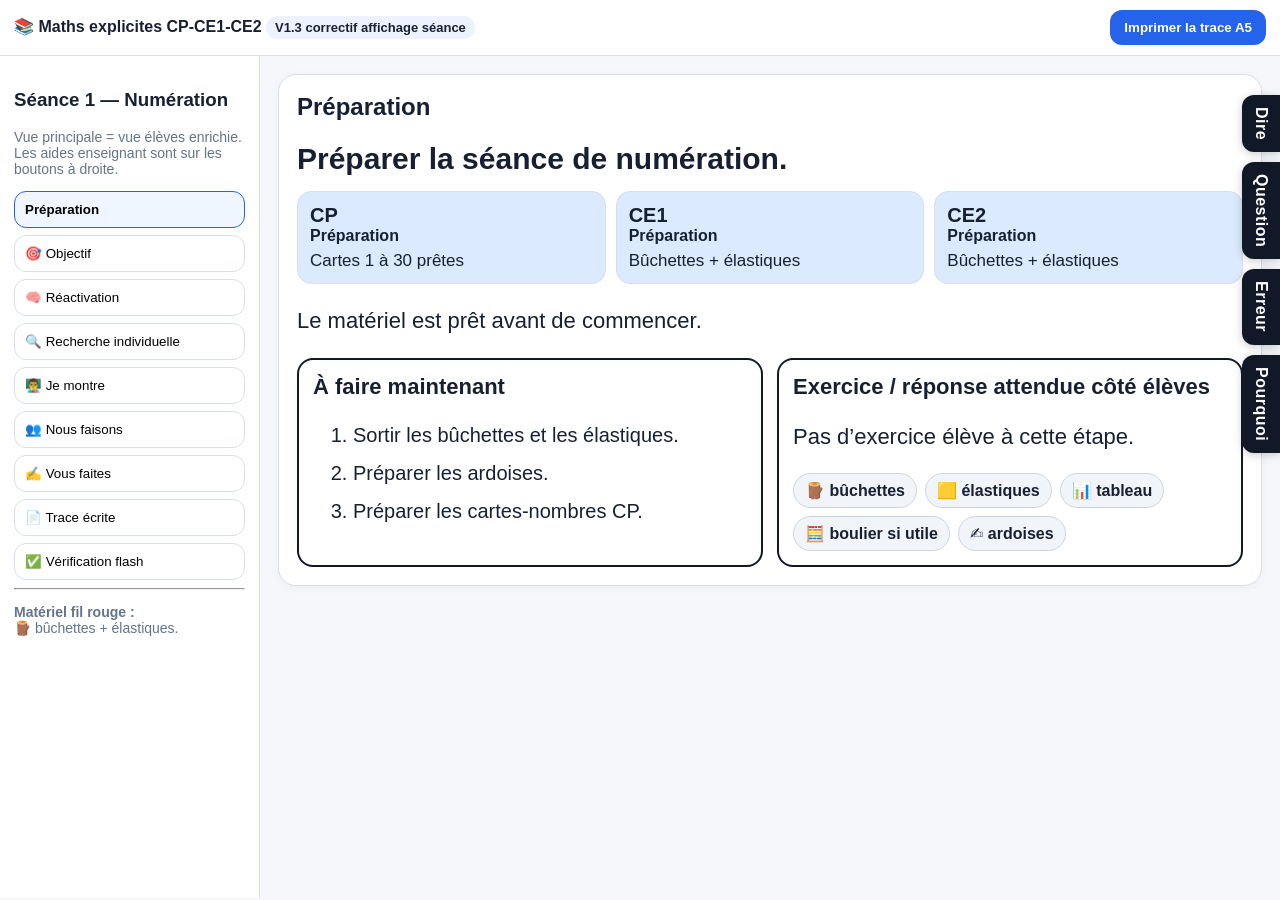
<file: index.html>
<!doctype html>
<html lang="fr">
<head>
<meta charset="utf-8" />
<meta name="viewport" content="width=device-width, initial-scale=1" />
<title>Maths explicites CP-CE1-CE2 — V1.3</title>
<style>
:root{--m:#2563eb;--c:#16a34a;--d:#facc15;--u:#ef4444;--ink:#172033;--muted:#64748b;--bg:#f6f7fb;--card:#fff;--ok:#dcfce7;--auto:#dbeafe;--border:#d8deea;--soft:#fff7ed}*{box-sizing:border-box}body{margin:0;font-family:Arial,system-ui,sans-serif;background:var(--bg);color:var(--ink)}header{background:#fff;border-bottom:1px solid var(--border);padding:10px 14px;display:flex;gap:10px;align-items:center;justify-content:space-between}.brand{font-weight:800}.badge{display:inline-block;border-radius:999px;padding:4px 9px;background:#edf2ff;font-weight:700;font-size:13px}.btn{border:0;border-radius:12px;padding:10px 14px;background:#1f2937;color:white;font-weight:700;cursor:pointer}.btn.secondary{background:#e5e7eb;color:#111827}.btn.blue{background:#2563eb}.layout{display:grid;grid-template-columns:260px 1fr;min-height:calc(100vh - 58px)}aside{background:#fff;border-right:1px solid var(--border);padding:14px;overflow:auto}.main{padding:18px;overflow:auto}.phase{display:block;width:100%;text-align:left;margin:7px 0;padding:10px;border:1px solid var(--border);background:#fff;border-radius:12px;cursor:pointer}.phase.active{border-color:#2563eb;background:#eff6ff;font-weight:800}.card{background:var(--card);border:1px solid var(--border);border-radius:18px;padding:18px;margin-bottom:14px;box-shadow:0 2px 10px rgba(15,23,42,.04)}.card h2{margin-top:0}.objective{font-size:30px;font-weight:900;line-height:1.2}.small{color:var(--muted);font-size:14px}.studentText{font-size:22px;line-height:1.35}.groupPanel{display:grid;grid-template-columns:repeat(3,1fr);gap:10px;margin:14px 0}.group{border:1px solid var(--border);border-radius:14px;padding:12px;background:white}.group .level{font-weight:900;font-size:20px}.with{background:var(--ok)}.alone{background:var(--auto)}.work{margin-top:6px;font-size:17px}.work b{display:block;margin-bottom:3px}.studentDetails{display:grid;grid-template-columns:1fr 1fr;gap:14px}.bigBox{border:2px solid #111827;border-radius:16px;padding:14px;background:#fff}.bigBox h3{margin:0 0 8px;font-size:22px}.steps{font-size:20px;line-height:1.5}.steps li{margin:8px 0}.mat{display:flex;flex-wrap:wrap;gap:8px}.mat span{background:#f1f5f9;border:1px solid #cbd5e1;border-radius:999px;padding:7px 11px;font-weight:700}.place-table{border-collapse:collapse;width:100%;font-size:28px;text-align:center}.place-table th,.place-table td{border:2px solid #111827;padding:10px}.m{background:#dbeafe}.c{background:#dcfce7}.d{background:#fef3c7}.u{background:#fee2e2}.sticks{min-height:160px;background:#fff;border:2px dashed #cbd5e1;border-radius:16px;padding:16px;display:flex;gap:8px;flex-wrap:wrap;align-items:flex-end}.stick{width:9px;height:70px;background:#c08457;border-radius:6px;border:1px solid #7c4a27}.bundle{display:inline-flex;gap:3px;border:4px solid var(--d);border-radius:12px;padding:6px;background:#fffbeb;margin:5px}.hundred{border-color:var(--c);background:#f0fdf4}.sideHelp{position:fixed;right:0;top:95px;z-index:20;display:flex;flex-direction:column;gap:10px}.helpItem{position:relative;display:flex;justify-content:flex-end}.helpTab{background:#111827;color:#fff;padding:12px 10px;border-radius:12px 0 0 12px;font-weight:900;writing-mode:vertical-rl;letter-spacing:.5px;box-shadow:0 2px 10px rgba(0,0,0,.2)}.helpContent{display:none;position:absolute;right:42px;top:0;width:360px;max-width:calc(100vw - 80px);background:#fff;border:2px solid #111827;border-radius:16px;padding:14px;box-shadow:0 12px 35px rgba(0,0,0,.18);font-size:16px;line-height:1.35}.helpItem:hover .helpContent{display:block}.helpContent h3{margin:0 0 8px}.trace{width:148mm;min-height:105mm;background:#fff;color:#111;margin:auto;border:1px solid #ccc;padding:8mm;font-size:14px}.trace h1{font-size:19px;margin:0 0 5px}.trace .box{border:1px solid #333;border-radius:8px;padding:6px;margin:5px 0}.trace table{width:100%;border-collapse:collapse;text-align:center}.trace th,.trace td{border:1px solid #333;padding:4px}.printCard{display:none}@media print{body{background:white}header,aside,.noPrint,.sideHelp,#screen{display:none!important}.layout{display:block}.main{padding:0}.printCard{display:block!important;border:0;box-shadow:none;margin:0;padding:0}.trace{border:0;width:148mm;min-height:105mm}@page{size:A5 landscape;margin:7mm}}
</style>
</head>
<body>
<header><div class="brand">📚 Maths explicites CP-CE1-CE2 <span class="badge">V1.3 correctif affichage séance</span></div><div><button class="btn blue" onclick="printTrace()">Imprimer la trace A5</button></div></header>
<div class="layout">
<aside class="noPrint"><h3>Séance 1 — Numération</h3><p class="small">Vue principale = vue élèves enrichie. Les aides enseignant sont sur les boutons à droite.</p><div id="phaseList"></div><hr><p class="small"><b>Matériel fil rouge :</b><br>🪵 bûchettes + élastiques.</p></aside>
<main class="main">
<section class="card" id="screen"><h2>Séance 1 — Numération</h2><p class="studentText">Chargement de la séance… Si ce message reste affiché, recharge la page avec Ctrl+F5.</p></section>
<section class="card printCard" id="traceCard"><div class="trace" id="trace"></div></section>
</main>
</div>
<div class="sideHelp noPrint" id="sideHelp"></div>
<script>
let current=0;
const phases=[
{title:'Préparation',time:0,groups:{CP:{state:'Préparation',work:'Cartes 1 à 30 prêtes'},CE1:{state:'Préparation',work:'Bûchettes + élastiques'},CE2:{state:'Préparation',work:'Bûchettes + élastiques'}},objective:'Préparer la séance de numération.',student:'Le matériel est prêt avant de commencer.',steps:['Sortir les bûchettes et les élastiques.','Préparer les ardoises.','Préparer les cartes-nombres CP.'],exercise:'Pas d’exercice élève à cette étape.',teacher:'Sortir environ 160 bûchettes, 30 élastiques, ardoises, tableaux de numération, cartes-nombres CP, manuels/fichiers.',question:'Pourquoi les bûchettes ?',answer:'Elles obligent les élèves à construire eux-mêmes les paquets de 10, 100 et 1000.',warn:'Ne pas distribuer trop tôt tout le matériel : risque de manipulation parasite.',why:'Les bûchettes permettent de comprendre la dizaine comme un regroupement construit, pas comme un symbole abstrait.'},
{title:'🎯 Objectif',time:3,groups:{CP:{state:'Avec le maître',work:'Écouter et reformuler : je compte jusqu’à 30'},CE1:{state:'Avec le maître',work:'Écouter et reformuler : je lis en dizaines/unités'},CE2:{state:'Avec le maître',work:'Écouter et reformuler : je lis jusqu’à 5 999'}},objective:'Aujourd’hui, nous apprenons à compter et à lire les nombres avec des paquets.',student:'À la fin, chaque élève doit pouvoir expliquer ce qu’il apprend.',steps:['CP : je dis la suite des nombres jusqu’à 30.','CE1 : je lis un nombre avec des dizaines et des unités.','CE2 : je lis un nombre jusqu’à 5 999 avec milliers, centaines, dizaines, unités.'],exercise:'Oral : chacun répète son objectif avec ses mots.',teacher:'Dire clairement les objectifs. Faire répéter : « Je vais apprendre à compter plus vite grâce aux paquets. »',question:'À quoi servent les paquets de 10 ?',answer:'À compter plus vite et à éviter de recompter un par un.',warn:'Si l’objectif n’est pas formulé, les élèves croient qu’ils “jouent avec des bâtons”.',why:'L’annonce de l’objectif oriente l’attention : les élèves savent ce qu’ils doivent apprendre, pas seulement ce qu’ils doivent faire.'},
{title:'🧠 Réactivation',time:5,groups:{CP:{state:'Avec le maître',work:'Compter 10 bûchettes avec le groupe'},CE1:{state:'Avec le maître',work:'Dire : 10 unités = 1 dizaine'},CE2:{state:'Avec le maître',work:'Rappeler le lien unités/dizaines/centaines'}},objective:'Je me rappelle : 10 unités forment 1 dizaine.',student:'On compte 10 bûchettes, puis on les attache : cela devient 1 dizaine.',steps:['Compter les 10 bûchettes une par une.','Les attacher avec un élastique.','Dire ensemble : 10 unités = 1 dizaine.'],exercise:'Ardoise CE : dessiner 1 dizaine et 3 unités.',teacher:'Montrer 10 bûchettes isolées. Les compter une à une puis les attacher avec un élastique.',question:'Quand j’attache 10 bûchettes, comment s’appelle le paquet ?',answer:'Une dizaine.',warn:'Erreur : “un paquet” sans préciser sa valeur. Faire dire : “un paquet de 10, donc une dizaine”.',why:'On réactive le prérequis indispensable avant de demander de lire 124 ou 1 247.'},
{title:'🔍 Recherche individuelle',time:6,groups:{CP:{state:'En autonomie',work:'Remettre les cartes 1 à 30 dans l’ordre'},CE1:{state:'Recherche seul',work:'Construire 124 avec les bûchettes'},CE2:{state:'Recherche seul',work:'Construire 1 247 avec les bûchettes / schéma si trop long'}},objective:'Je cherche une stratégie pour compter sans tout recompter un par un.',student:'Je cherche seul d’abord. Je dois pouvoir expliquer ma méthode.',steps:['CP : range les cartes-nombres de 1 à 30.','CE1 : construis 124 avec des paquets de 10 et des unités.','CE2 : construis ou représente 1 247 avec milliers, centaines, dizaines, unités.'],exercise:'Sur ardoise : écrire ce que l’on a obtenu. CE1 : ... dizaines et ... unités. CE2 : ... M ... C ... D ... U.',teacher:'Organisation : recherche individuelle, pas en binôme. Passer vite pour observer les stratégies.',question:'Comment faire pour être sûr de ne pas se tromper ?',answer:'Faire des paquets de 10, puis de 100 quand c’est possible.',warn:'Ne pas corriger tout de suite. Noter mentalement les erreurs pour la mise en commun.',why:'La recherche individuelle oblige chaque élève à entrer dans la tâche. La mise en commun vient après, pour comparer les stratégies.'},
{title:'👨‍🏫 Je montre',time:8,groups:{CP:{state:'En autonomie',work:'Fichier CP : suite numérique / nombres jusqu’à 30'},CE1:{state:'Avec le maître',work:'Observer 124 : 12 dizaines et 4 unités'},CE2:{state:'Avec le maître',work:'Observer les regroupements jusqu’aux milliers'}},objective:'Je regarde la stratégie correcte.',student:'Le maître montre. Les élèves observent et expliquent ensuite.',steps:['Je fais des paquets de 10.','Je compte les dizaines et les unités.','Si j’ai 10 dizaines, je peux faire 1 centaine.','Si j’ai 10 centaines, je peux faire 1 millier.'],exercise:'Avec le maître : CE1 répondent 124 = ? dizaines et ? unités. CE2 complètent le tableau M/C/D/U.',teacher:'Je fais. Vous regardez. Je prends 124 bûchettes : je fais des paquets de 10. J’obtiens 12 dizaines et 4 unités. Puis je peux aussi regrouper 10 dizaines pour faire 1 centaine.',question:'124, c’est combien de dizaines et d’unités ?',answer:'124 = 12 dizaines et 4 unités. C’est aussi 1 centaine, 2 dizaines et 4 unités.',warn:'Erreur fréquente : “124 = 1 dizaine et 24 unités”. Faire distinguer chiffre des dizaines et nombre de dizaines.',why:'La modélisation rend visible la stratégie experte avant de demander aux élèves de l’appliquer seuls.'},
{title:'👥 Nous faisons',time:8,groups:{CP:{state:'Avec le maître',work:'Jeu du furet jusqu’à 30 + nombre manquant'},CE1:{state:'En autonomie guidée',work:'Ardoise : 46, 82, 124 en D/U'},CE2:{state:'En autonomie guidée',work:'Tableau M/C/D/U : 1 247 et 3 058'}},objective:'Nous appliquons la stratégie.',student:'Chaque niveau a une tâche claire pendant que le maître est avec les CP.',steps:['CP avec le maître : compter de 1 à 30, puis retrouver un nombre caché.','CE1 : écrire 46, 82, 124 en dizaines et unités.','CE2 : placer 1 247 et 3 058 dans le tableau de numération.'],exercise:'Correction rapide sur ardoise au signal du maître.',teacher:'Avec CP : jeu du furet jusqu’à 30, puis retrouver le nombre manquant. Pendant ce temps, CE écrivent et lèvent l’ardoise au signal.',question:'CP : quel nombre vient après 19 ? CE : comment écris-tu 124 ?',answer:'Après 19 : 20. CE1 : 12 dizaines et 4 unités. CE2 : 1 millier, 2 centaines, 4 dizaines, 7 unités.',warn:'Pour les CP, ne pas rester trop longtemps : séance courte, rythmée, orale.',why:'Les CE ont une tâche d’application courte et vérifiable pendant que les CP reçoivent l’enseignement spécifique dont ils ont besoin.'},
{title:'✍️ Vous faites',time:7,groups:{CP:{state:'En autonomie',work:'Fichier CP : exercices de la page'},CE1:{state:'En autonomie',work:'Manuel/fichier CE1 : exercices prévus'},CE2:{state:'En autonomie',work:'Manuel/fichier CE2 : exercices prévus'}},objective:'Je m’entraîne seul après avoir compris la méthode.',student:'Je travaille seul. Si je bloque, je reprends la stratégie affichée.',steps:['Je lis la consigne.','Je cherche avec la stratégie des paquets.','Je vérifie avec le tableau de numération.'],exercise:'CP : page du fichier sur la suite jusqu’à 30. CE1 : exercices de lecture D/U. CE2 : exercices de lecture jusqu’à 5 999.',teacher:'Circuler. Corriger d’abord les erreurs de stratégie, pas seulement les résultats.',question:'Quelle stratégie dois-tu utiliser ?',answer:'Je fais des paquets de 10, puis de 100, puis je lis le tableau.',warn:'Ne pas laisser un élève recompter un par un une grande collection.',why:'La pratique autonome arrive seulement après l’objectif, la réactivation, la recherche et la modélisation.'},
{title:'📄 Trace écrite',time:3,groups:{CP:{state:'Écoute / rangement',work:'Ranger le matériel'},CE1:{state:'Trace écrite',work:'Coller la trace A5 si la notion est comprise'},CE2:{state:'Trace écrite',work:'Coller la trace A5 si la notion est comprise'}},objective:'Je retiens la méthode.',student:'La trace écrite résume ce que nous avons appris.',steps:['Lire la leçon.','Faire le mini-exercice oralement ou sur ardoise.','Coller la trace A5.'],exercise:'Mini-exercice intégré à la trace : 46, 82, 2 436.',teacher:'Lire la trace. Faire compléter oralement le mini-exercice avant collage si possible.',question:'Que dois-je faire pour compter une grande collection ?',answer:'Je fais des paquets de 10, puis de 100, puis de 1000 si besoin.',warn:'Trace écrite seulement si la manipulation a été comprise.',why:'La trace formalise une stratégie déjà travaillée ; elle ne remplace pas la manipulation.'},
{title:'✅ Vérification flash',time:3,groups:{CP:{state:'Ardoise',work:'Écrire le nombre après 28'},CE1:{state:'Ardoise',work:'57 = ... dizaines et ... unités'},CE2:{state:'Ardoise',work:'4 305 = ... M ... C ... D ... U'}},objective:'Je vérifie que j’ai compris.',student:'Je réponds vite sur ardoise.',steps:['CP : écrire le nombre qui vient après 28.','CE1 : compléter 57 en dizaines et unités.','CE2 : compléter 4 305 en M/C/D/U.'],exercise:'Réponses sur ardoise, levées au signal.',teacher:'Si moins de 80% réussissent : prévoir reprise courte demain.',question:'Réponses ?',answer:'Après 28 : 29. 57 = 5 dizaines et 7 unités. 4 305 = 4 milliers, 3 centaines, 0 dizaine, 5 unités.',warn:'Repérer les élèves qui confondent chiffre des dizaines et nombre de dizaines.',why:'La vérification flash permet de décider immédiatement s’il faut reprendre avant la séance suivante.'}
];
const $ = (id) => document.getElementById(id);
function renderList(){$('phaseList').innerHTML=phases.map((p,i)=>`<button class="phase ${i===current?'active':''}" onclick="go(${i})">${p.title}</button>`).join('')}
function groupPanel(){const g=phases[current].groups; return `<div class="groupPanel">`+['CP','CE1','CE2'].map(l=>{let isWith=g[l].state.includes('Avec'); return `<div class="group ${isWith?'with':'alone'}"><div class="level">${l}</div><b>${g[l].state}</b><div class="work">${g[l].work}</div></div>`}).join('')+`</div>`}
function render(){const p=phases[current]; renderList(); $('screen').innerHTML=`<h2>${p.title}</h2><div class="objective">${p.objective}</div>${groupPanel()}<p class="studentText">${p.student}</p><div class="studentDetails"><div class="bigBox"><h3>À faire maintenant</h3><ol class="steps">${p.steps.map(x=>`<li>${x}</li>`).join('')}</ol></div><div class="bigBox"><h3>Exercice / réponse attendue côté élèves</h3><p class="studentText">${p.exercise}</p>${animationFor(current)}</div></div>`; renderHelp(); renderTrace();}
function renderHelp(){const p=phases[current]; $('sideHelp').innerHTML=`<div class="helpItem"><div class="helpTab">Dire</div><div class="helpContent"><h3>🗣️ Script enseignant</h3>${p.teacher}</div></div><div class="helpItem"><div class="helpTab">Question</div><div class="helpContent"><h3>❓ Question à poser</h3>${p.question}<hr><b>✅ Réponse attendue</b><br>${p.answer}</div></div><div class="helpItem"><div class="helpTab">Erreur</div><div class="helpContent"><h3>⚠️ Erreur fréquente</h3>${p.warn}</div></div><div class="helpItem"><div class="helpTab">Pourquoi</div><div class="helpContent"><h3>💡 Pourquoi cette étape ?</h3>${p.why}</div></div>`}
function animationFor(i){if([2,4].includes(i))return `<h3>Manipulation</h3><div class="sticks">${'<span class="stick"></span>'.repeat(10)}<span class="bundle">${'<span class="stick"></span>'.repeat(10)}</span><span class="bundle hundred">10 dizaines = 1 centaine</span></div>`; if(i===5)return `<table class="place-table"><tr><th class="m">M</th><th class="c">C</th><th class="d">D</th><th class="u">U</th></tr><tr><td>1</td><td>2</td><td>4</td><td>7</td></tr></table>`; return `<div class="mat"><span>🪵 bûchettes</span><span>🟨 élastiques</span><span>📊 tableau</span><span>🧮 boulier si utile</span><span>✍️ ardoises</span></div>`}
function renderTrace(){$('trace').innerHTML=`<h1>Numération — Faire des paquets pour lire un nombre</h1><div class="box"><b>Je retiens</b><br>Pour compter une grande collection, je fais des paquets de <b>10</b>. 10 unités = <span style="background:#fef3c7">1 dizaine</span>. 10 dizaines = <span style="background:#dcfce7">1 centaine</span>. 10 centaines = <span style="background:#dbeafe">1 millier</span>.</div><table><tr><th class="m">🔵 M</th><th class="c">🟩 C</th><th class="d">🟨 D</th><th class="u">🟥 U</th></tr><tr><td>1</td><td>2</td><td>4</td><td>7</td></tr></table><div class="box"><b>Exemples</b><br>124 = <b>12 dizaines</b> et <b>4 unités</b>.<br>124 = <b>1 centaine</b>, <b>2 dizaines</b> et <b>4 unités</b>.</div><div class="box"><b>Je m’entraîne</b><br>1) 46 = ____ dizaines et ____ unités.<br>2) 82 = ____ dizaines et ____ unités.<br>3) 2 436 = ____ M ____ C ____ D ____ U.</div><p style="font-size:12px">□ J’ai compris  □ J’ai encore besoin d’aide</p>`}
function go(i){current=i; render()}
function printTrace(){setTimeout(()=>window.print(),100)}
document.addEventListener('DOMContentLoaded',()=>go(0));
</script>
</body></html>
</file>
